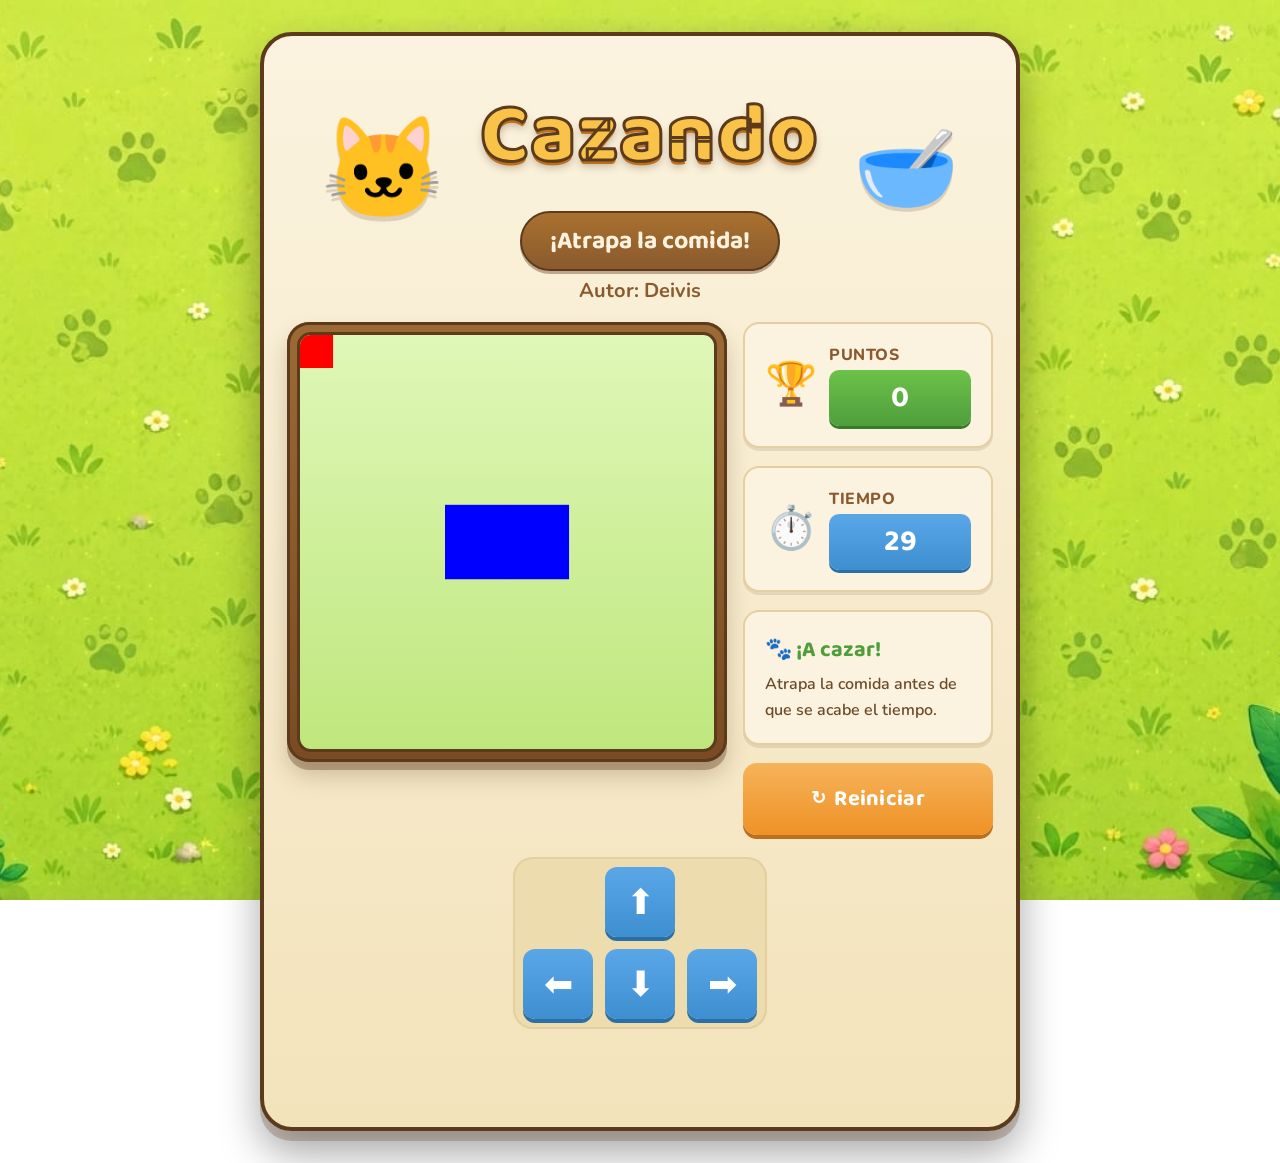
<file: index.html>
<!DOCTYPE html>
<html lang="es">
<head>
  <meta charset="UTF-8" />
  <meta name="viewport" content="width=device-width, initial-scale=1.0" />
  <title>Juego Cazando</title>
  <link rel="preconnect" href="https://fonts.googleapis.com">
  <link href="https://fonts.googleapis.com/css2?family=Baloo+2:wght@600;700;800&family=Nunito:wght@500;600;700;800&display=swap" rel="stylesheet">
  <link rel="stylesheet" href="cazando.css"/>
  <script src="utils.js"></script>
</head>
<body onload="iniciarJuego()">

  <div class="contenedor">

    <header class="cabecera">
      <div class="mascota" aria-hidden="true">🐱</div>

      <div class="titulo-bloque">
        <h1>Cazando</h1>
        <p class="lema">¡Atrapa la comida!</p>
      </div>

      <div class="comedero" aria-hidden="true">🥣</div>
    </header>

    <p class="autor">Autor: Deivis</p>

    <div class="zona-juego">

      <div class="campo">
        <canvas id="areaJuego" width="500" height="500"></canvas>
      </div>

      <aside class="lateral">

        <div class="tarjeta">
          <span class="icono">🏆</span>
          <div class="info">
            <span class="etiqueta">Puntos</span>
            <span id="puntos" class="valor valor-verde">0</span>
          </div>
        </div>

        <div class="tarjeta">
          <span class="icono">⏱️</span>
          <div class="info">
            <span class="etiqueta">Tiempo</span>
            <span id="tiempo" class="valor valor-azul">10</span>
          </div>
        </div>

        <div class="tarjeta tarjeta-info">
          <p class="titulo-info"><span aria-hidden="true">🐾</span> ¡A cazar!</p>
          <p class="texto-info">Atrapa la comida antes de que se acabe el tiempo.</p>
        </div>

        <button class="reiniciar" onclick="reiniciar()">
          <span class="icono-reiniciar" aria-hidden="true">↻</span> Reiniciar
        </button>

      </aside>

    </div>

    <div class="zona-controles">
      <div class="controles" role="group" aria-label="Controles de movimiento">
        <button class="flecha flecha-arriba" onclick="moverArriba()" aria-label="Mover arriba">⬆</button>
        <button class="flecha flecha-izquierda" onclick="moverIzquierda()" aria-label="Mover izquierda">⬅</button>
        <button class="flecha flecha-abajo" onclick="moverAbajo()" aria-label="Mover abajo">⬇</button>
        <button class="flecha flecha-derecha" onclick="moverDerecha()" aria-label="Mover derecha">➡</button>
      </div>
    </div>

    <p id="mensaje"></p>

  </div>

<script src="cazando.js"></script>
</body>
</html>
</file>
<file: cazando.css>
* {
  box-sizing: border-box;
}

body {
  margin: 0;
  padding: 32px 16px;
  min-height: 100vh;
  font-family: 'Nunito', Arial, sans-serif;
  color: #5c3a1c;
  text-align: center;

 background-image: url("fondo.png.jpeg");
  background-size: cover;
  background-position: center;
  background-repeat: no-repeat;
  background-attachment: fixed;
}

.contenedor {
  max-width: 760px;
  margin: 0 auto;
  padding: 26px 28px 32px;
  background: linear-gradient(180deg, #fbf3df 0%, #f3e3bb 100%);
  border: 4px solid #5c3a1c;
  border-radius: 32px;
  box-shadow:
    0 10px 0 rgba(92,58,28,0.25),
    0 22px 40px rgba(0,0,0,0.35);
}

/* ---------- Cabecera ---------- */

.cabecera {
  display: flex;
  align-items: center;
  justify-content: center;
  gap: 34px;
  position: relative;
  padding: 6px 0 2px;
}

.mascota {
  font-size: 100px;
  line-height: 1;
  filter: drop-shadow(0 5px 0 rgba(92,58,28,0.18));
}

.comedero {
  font-size: 85px;
  line-height: 1;
  filter: drop-shadow(0 4px 0 rgba(92,58,28,0.18));
}

.titulo-bloque {
  display: flex;
  flex-direction: column;
  align-items: center;
  gap: 6px;
}

h1 {
  margin: 0;
  font-family: 'Baloo 2', 'Nunito', sans-serif;
  font-size: 85px;
  font-weight: 800;
  letter-spacing: 1px;
  color: #f9c349;
  -webkit-text-stroke: 3px #5c3a1c;
  text-shadow:
    0 4px 0 #b9701f,
    0 6px 8px rgba(92,58,28,0.35);
}

.lema {
  margin: 0;
  padding:8px 28px;
  font-family: 'Baloo 2', sans-serif;
  font-size: 25px;
  font-weight: 700;
  color: #fff3df;
  background: linear-gradient(180deg, #a9712f, #8a5a2e);
  border: 2px solid #5c3a1c;
  border-radius: 999px;
  box-shadow: 0 3px 0 rgba(92,58,28,0.4);
}

.autor {
  margin: 4px 0 18px;
  font-size: 20px;
  color: #8a5a2e;
  font-weight: 700;
}

/* ---------- Zona de juego ---------- */

.zona-juego {
  display: flex;
  flex-direction: row;
  flex-wrap: nowrap;
  align-items: flex-start;
  justify-content: center;
  gap: 16px;
}

.campo {
  flex: 0 0 auto;
  padding: 10px;
  background: linear-gradient(180deg, #9c6a35, #7a4a23);
  border-radius: 22px;
  box-shadow:
    inset 0 0 0 3px #5c3a1c,
    0 8px 0 rgba(92,58,28,0.35),
    0 14px 22px rgba(92,58,28,0.25);
}

canvas {
  display: block;
  background: linear-gradient(180deg, #dff7b8, #bfe77d);
  border-radius: 14px;
  border: 3px solid #5c3a1c;
  width: 420px;
  max-width: 100%;
  height: auto;
}

.lateral {
  flex: 0 0 250px;
  display: flex;
  flex-direction: column;
  gap: 18px;
  width: 250px;
}

.tarjeta {
  display: flex;
  align-items: center;
  gap: 12px;
  padding: 20px;
  min-height:95px;
  background: #fbf3df;
  border: 2px solid #e3cf9f;
  border-radius: 16px;
  box-shadow: 0 3px 0 rgba(92,58,28,0.12);
  text-align: left;
}

.tarjeta .icono {
  font-size: 42px;
  line-height: 1;
}

.tarjeta .info {
  display: flex;
  flex-direction: column;
  gap: 4px;
  flex: 1;
}

.etiqueta {
  font-size: 16px;
  font-weight: 800;
  letter-spacing: 0.5px;
  text-transform: uppercase;
  color: #8a5a2e;
}

.valor {
  display: inline-block;
  font-family: 'Baloo 2', sans-serif;
  font-size: 30px;
  font-weight: 700;
  color: #fff;
  padding: 4px 14px;
  border-radius: 10px;
  text-align: center;
}

.valor-verde {
  background: linear-gradient(180deg, #6cc24a, #4f9e3c);
  box-shadow: 0 3px 0 #3a7a2b;
}

.valor-azul {
  background: linear-gradient(180deg, #5aa7e8, #3e8fd0);
  box-shadow: 0 3px 0 #2c6ea6;
}

.tarjeta-info {
  flex-direction: column;
  align-items: flex-start;
  gap: 4px;
}

.titulo-info {
  margin: 0;
  font-family: 'Baloo 2', sans-serif;
  font-size: 22px;
  font-weight: 700;
  color: #4f9e3c;
}

.texto-info {
  margin: 0;
  font-size: 16px;
  font-weight: 600;
  color: #6b4a28;
  line-height: 1.6;
}

/* ---------- Controles ---------- */

.zona-controles {
  display: flex;
  align-items: center;
  justify-content: center;
  margin-top: 22px;
}

.controles {
  display: grid;
  grid-template-columns: 70px 70px 70px;
  grid-template-rows: 70px 70px;
  gap: 12px;
  padding: 10px;
  background: #ecdcae;
  border-radius: 20px;
  box-shadow: inset 0 0 0 2px #e3cf9f;
}

.flecha {
  grid-row: 2;
  margin: 0;
  padding: 0;
  font-size: 35px;
  color: #fff;
  border: none;
  border-radius: 12px;
  cursor: pointer;
  background: linear-gradient(180deg, #5aa7e8, #3e8fd0);
  box-shadow: 0 4px 0 #2c6ea6;
  transition: transform 0.05s ease, box-shadow 0.05s ease;
}

.flecha:active {
  transform: translateY(3px);
  box-shadow: 0 1px 0 #2c6ea6;
}

.flecha-arriba {
  grid-column: 2;
  grid-row: 1;
}

.flecha-izquierda {
  grid-column: 1;
}

.flecha-abajo {
  grid-column: 2;
}

.flecha-derecha {
  grid-column: 3;
}

.reiniciar {
  display: flex;
  align-items: center;
  justify-content: center;
  gap: 8px;
  width: 100%;
  padding: 18px;
  font-family: 'Baloo 2', sans-serif;
  font-size: 22px;
  font-weight: 700;
  color: #fff;
  letter-spacing: 0.3px;
  background: linear-gradient(180deg, #f6b35a, #ef9226);
  border: none;
  border-radius: 14px;
  cursor: pointer;
  box-shadow: 0 4px 0 #b9701f;
  transition: transform 0.05s ease, box-shadow 0.05s ease;
}

.reiniciar:active {
  transform: translateY(3px);
  box-shadow: 0 1px 0 #b9701f;
}

.icono-reiniciar {
  font-size: 18px;
}

/* ---------- Mensaje ---------- */

#mensaje {
  min-height: 28px;
  margin-top: 18px;
  font-family: 'Baloo 2', sans-serif;
  font-size: 20px;
  font-weight: 700;
  color: #c0392b;
}

/* ---------- Responsive ---------- */

@media (max-width: 700px) {
  .zona-juego {
    flex-direction: column;
    align-items: center;
  }

  .lateral {
    width: 100%;
    flex: 0 0 auto;
  }

  canvas {
    width: 100%;
    max-width: 420px;
  }
}

@media (max-width: 560px) {
  .contenedor {
    padding: 18px 14px 24px;
    border-radius: 24px;
  }

  h1 {
    font-size: 40px;
  }

  .mascota,
  .comedero {
    font-size: 34px;
  }

  .lateral {
    flex-direction: row;
    flex-wrap: wrap;
  }

  .tarjeta {
    flex: 1 1 140px;
  }

  .zona-controles {
    flex-direction: column;
    gap: 18px;
  }
}
</file>
